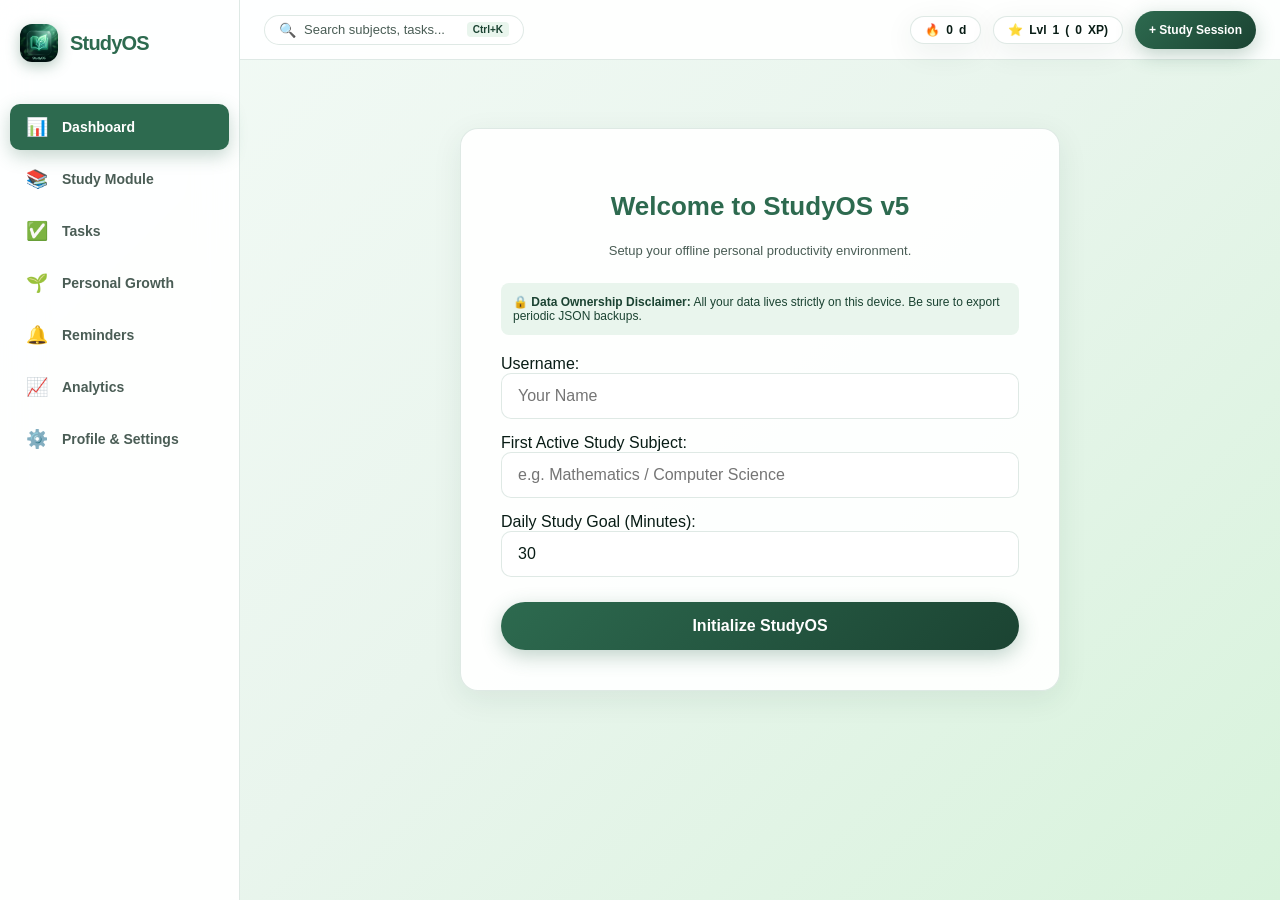
<file: index.html>
<!DOCTYPE html>
<html lang="en">
<head>
  <meta charset="UTF-8">
  <meta name="viewport" content="width=device-width, initial-scale=1.0, viewport-fit=cover">
  <title>StudyOS — Personal Productivity & Study Operating System</title>
  <meta name="description" content="Single-user, offline-first Progressive Web App for studying, habits, tasks, and productivity. Privacy-focused.">
  
  <link rel="manifest" href="manifest.json">
  <meta name="theme-color" content="#1b4332">
  <link rel="apple-touch-icon" href="icons/icon-192.png">

  <link rel="stylesheet" href="styles.css">
</head>
<body>

  <!-- App Shell -->
  <div id="app">

    <!-- Desktop Sidebar Navigation -->
    <nav class="sidebar" id="main-sidebar">
      <div class="sidebar-header">
        <img src="icons/icon-192.png" alt="StudyOS Logo" class="app-logo-icon" id="sidebar-logo">
        <span class="brand-title">StudyOS</span>
      </div>
      <ul class="nav-list">
        <li><a href="#" class="nav-item active" data-page="dashboard"><span class="nav-icon">📊</span> Dashboard</a></li>
        <li><a href="#" class="nav-item" data-page="study"><span class="nav-icon">📚</span> Study Module</a></li>
        <li><a href="#" class="nav-item" data-page="tasks"><span class="nav-icon">✅</span> Tasks</a></li>
        <li><a href="#" class="nav-item" data-page="growth"><span class="nav-icon">🌱</span> Personal Growth</a></li>
        <li><a href="#" class="nav-item" data-page="reminders"><span class="nav-icon">🔔</span> Reminders</a></li>
        <li><a href="#" class="nav-item" data-page="analytics"><span class="nav-icon">📈</span> Analytics</a></li>
        <li><a href="#" class="nav-item" data-page="profile"><span class="nav-icon">⚙️</span> Profile & Settings</a></li>
      </ul>
    </nav>

    <!-- Main Content Area -->
    <div class="main-wrapper">
      
      <!-- Top Sticky Header -->
      <header class="top-header">
        <div class="header-search" id="trigger-search-btn" title="Search (Ctrl+K)">
          <span style="font-size: 14px;">🔍</span>
          <span class="search-input-placeholder">Search subjects, tasks...</span>
          <span class="shortcut-badge">Ctrl+K</span>
        </div>

        <div class="header-actions">
          <div class="badge-item" id="header-streak-badge" title="Active Streak">
            <span>🔥</span> <span id="header-streak-count">0</span>d
          </div>
          <div class="badge-item" id="header-level-badge" title="Level & XP">
            <span>⭐</span> Lvl <span id="header-level-num">1</span> (<span id="header-xp-val">0</span> XP)
          </div>
          <button class="btn-primary" id="header-start-study-btn" style="padding: 6px 14px; font-size: 12px; min-height: 38px;">+ Study Session</button>
        </div>
      </header>

      <!-- Page Views Container -->
      <main class="page-container" id="page-content">
        <!-- Rendered dynamically by app.js -->
      </main>

    </div>

    <!-- Mobile Bottom Navigation (Instagram Style) -->
    <nav class="bottom-nav">
      <ul class="bottom-nav-list">
        <li><a href="#" class="bottom-nav-item active" data-page="dashboard"><span>📊</span> Dashboard</a></li>
        <li><a href="#" class="bottom-nav-item" data-page="study"><span>📚</span> Study</a></li>
        <li><a href="#" class="bottom-nav-item" data-page="tasks"><span>✅</span> Tasks</a></li>
        <li><a href="#" class="bottom-nav-item" data-page="growth"><span>🌱</span> Growth</a></li>
        <li><a href="#" class="bottom-nav-item" data-page="analytics"><span>📈</span> Analytics</a></li>
        <li><a href="#" class="bottom-nav-item" data-page="profile"><span>⚙️</span> Profile</a></li>
      </ul>
    </nav>

    <!-- Mobile Floating Action Button -->
    <button class="mobile-fab" id="mobile-fab-study" title="Start Study Session">+</button>

    <!-- Modals & Overlays Container -->
    <div id="modal-container">
      
      <!-- Focus Mode Fullscreen Overlay -->
      <div id="focus-mode-overlay" class="focus-overlay" style="display: none;">
        <div style="text-align: center; max-width: 500px; width: 100%;">
          <h2 style="font-size: 32px; font-weight: 800; margin: 0; color: white;">🎯 Focus Mode</h2>
          <p id="focus-subject-subtitle" style="opacity: 0.9; font-size: 15px; margin-top: 6px; font-weight: 600;">Distraction-free environment</p>
          
          <div class="focus-timer-ring">
            <div id="focus-digits" style="font-size: 56px; font-weight: 800; color: white;">25:00</div>
            <div id="focus-mode-badge" style="font-size: 12px; opacity: 0.8; font-weight: 700; text-transform: uppercase; margin-top: 4px;">POMODORO</div>
          </div>

          <div id="focus-controls-container" class="focus-controls-box">
            <!-- Dynamic Focus Controls Injected by app.js -->
          </div>
        </div>
      </div>

      <!-- Create Subject Modal Sheet -->
      <div id="subject-modal" class="lock-overlay" style="display: none;">
        <div class="card" style="max-width: 480px; width: 100%;">
          <div style="display: flex; justify-content: space-between; align-items: center; margin-bottom: 20px;">
            <h3 style="font-size: 20px; font-weight: 800; color: var(--primary-grass);">Add New Subject</h3>
            <button id="close-subj-modal-btn" style="font-size: 20px; font-weight: 700; color: var(--text-muted);">✕</button>
          </div>
          
          <form id="subject-modal-form" style="display: flex; flex-direction: column; gap: 16px;">
            <label style="font-size: 13px; font-weight: 600;">Subject Title:
              <input type="text" id="modal-subj-title" class="form-input" required placeholder="e.g. Organic Chemistry">
            </label>

            <label style="font-size: 13px; font-weight: 600;">Color Theme:
              <div class="color-swatch-picker" id="modal-subj-colors">
                <span class="color-option selected" data-color="#2d6a4f" style="background: #2d6a4f;"></span>
                <span class="color-option" data-color="#1d3557" style="background: #1d3557;"></span>
                <span class="color-option" data-color="#6a0572" style="background: #6a0572;"></span>
                <span class="color-option" data-color="#b5838d" style="background: #b5838d;"></span>
                <span class="color-option" data-color="#e76f51" style="background: #e76f51;"></span>
                <span class="color-option" data-color="#2a9d8f" style="background: #2a9d8f;"></span>
              </div>
            </label>

            <button type="submit" class="btn-primary" style="justify-content: center; margin-top: 10px;">Create Subject</button>
          </form>
        </div>
      </div>

      <!-- Create Task Modal Sheet -->
      <div id="task-modal" class="lock-overlay" style="display: none;">
        <div class="card" style="max-width: 480px; width: 100%;">
          <div style="display: flex; justify-content: space-between; align-items: center; margin-bottom: 20px;">
            <h3 style="font-size: 20px; font-weight: 800; color: var(--primary-grass);">Add New Task</h3>
            <button id="close-task-modal-btn" style="font-size: 20px; font-weight: 700; color: var(--text-muted);">✕</button>
          </div>
          
          <form id="task-modal-form" style="display: flex; flex-direction: column; gap: 16px;">
            <label style="font-size: 13px; font-weight: 600;">Task Title:
              <input type="text" id="modal-task-title" class="form-input" required placeholder="e.g. Complete chapter 4 exercises">
            </label>

            <div style="display: grid; grid-template-columns: 1fr 1fr; gap: 12px;">
              <label style="font-size: 13px; font-weight: 600;">Category:
                <select id="modal-task-category" class="form-input">
                  <option value="Study">Study 📚</option>
                  <option value="Physical">Physical 🏋️</option>
                  <option value="Mental">Mental 🧘</option>
                  <option value="Personal">Personal 👤</option>
                </select>
              </label>

              <label style="font-size: 13px; font-weight: 600;">Priority:
                <select id="modal-task-priority" class="form-input">
                  <option value="low">Low 🟢</option>
                  <option value="medium" selected>Medium 🟡</option>
                  <option value="high">High 🔴</option>
                </select>
              </label>
            </div>

            <div style="display: grid; grid-template-columns: 1fr 1fr; gap: 12px;">
              <label style="font-size: 13px; font-weight: 600;">Due Date:
                <input type="date" id="modal-task-date" class="form-input">
              </label>

              <label style="font-size: 13px; font-weight: 600;">Recurrence:
                <select id="modal-task-recurring" class="form-input">
                  <option value="none">None</option>
                  <option value="daily">Daily</option>
                  <option value="weekly">Weekly</option>
                </select>
              </label>
            </div>

            <button type="submit" class="btn-primary" style="justify-content: center; margin-top: 10px;">Create Task</button>
          </form>
        </div>
      </div>

      <!-- Global Search Modal Sheet -->
      <div id="search-modal" class="lock-overlay" style="display: none;">
        <div class="card" style="max-width: 600px; width: 100%;">
          <div style="display: flex; justify-content: space-between; align-items: center; margin-bottom: 15px;">
            <h3 style="font-size: 18px; font-weight: 800; color: var(--primary-grass);">Global Search</h3>
            <button id="close-search-btn" style="font-size: 18px; font-weight: 700; color: var(--text-muted);">✕</button>
          </div>
          
          <input type="text" id="global-search-input" class="form-input" placeholder="Search tasks, subjects, achievements..." style="margin-bottom: 15px;">
          
          <div id="search-results-container" style="max-height: 350px; overflow-y: auto;">
            <div style="text-align: center; color: var(--text-muted); padding: 20px;">Type a query to search StudyOS...</div>
          </div>
        </div>
      </div>

      <!-- Multi-Tab Version Lock Overlay -->
      <div id="multi-tab-lock" class="lock-overlay" style="display: none;">
        <div class="card" style="max-width: 450px; text-align: center;">
          <div style="font-size: 48px; margin-bottom: 10px;">🔒</div>
          <h3 style="font-size: 20px; font-weight: 800; color: var(--accent-red);">Database Version Updated</h3>
          <p style="font-size: 13px; color: var(--text-muted); margin: 15px 0;">
            StudyOS was updated in another browser tab. Database writes have been locked in this tab to prevent data corruption.
          </p>
          <button class="btn-primary" onclick="window.location.reload()">Reload Page</button>
        </div>
      </div>

    </div>

    <!-- Toast Notification Container -->
    <div id="toast-container" style="position: fixed; bottom: calc(var(--bottom-nav-height) + 16px); right: 20px; z-index: 10000; display: flex; flex-direction: column; gap: 8px;"></div>

  </div>

  <script type="module" src="js/app.js"></script>
</body>
</html>
</file>
<file: styles.css>
/* 
 * StudyOS v5 - Focus Mode & Ultra-Smooth Animations
 */

:root {
  /* Color Palette */
  --primary-forest: #1b4332;
  --primary-grass: #2d6a4f;
  --primary-mint: #d8f3dc;
  --accent-emerald: #40916c;
  --accent-light-mint: #e9f5ed;
  --accent-gold: #e9c46a;
  --accent-red: #e63946;
  --accent-orange: #f4a261;

  /* Surface & Background Light Mode Defaults */
  --bg-main: #f4fbf7;
  --bg-gradient: linear-gradient(135deg, #f4fbf7 0%, #e9f5ed 50%, #d8f3dc 100%);
  --card-bg: rgba(255, 255, 255, 0.92);
  --card-solid-bg: #ffffff;
  --card-border: rgba(45, 106, 79, 0.15);
  --card-shadow: 0 8px 30px 0 rgba(27, 67, 50, 0.08);

  /* Typography */
  --text-main: #081c15;
  --text-muted: #4a5d55;
  --text-on-primary: #ffffff;
  --font-family: -apple-system, BlinkMacSystemFont, "Segoe UI", Roboto, Helvetica, Arial, sans-serif;

  /* Glassmorphism */
  --glass-blur: blur(20px);
  --radius-sm: 10px;
  --radius-md: 18px;
  --radius-lg: 26px;

  /* Layout Dimensions */
  --sidebar-width: 240px;
  --header-height: 60px;
  --bottom-nav-height: 62px;
  --feed-max-width: 960px;

  /* Timing */
  --ease-spring: cubic-bezier(0.16, 1, 0.3, 1);
  --ease-bounce: cubic-bezier(0.34, 1.56, 0.64, 1);
  --transition-speed: 0.3s var(--ease-spring);
}

/* Dark Mode Overrides */
[data-theme="dark"] {
  --bg-main: #081c15;
  --bg-gradient: linear-gradient(135deg, #081c15 0%, #1b4332 60%, #112d23 100%);
  --card-bg: rgba(27, 67, 50, 0.65);
  --card-solid-bg: #143629;
  --card-border: rgba(216, 243, 220, 0.15);
  --card-shadow: 0 8px 32px 0 rgba(0, 0, 0, 0.4);

  --text-main: #f4fbf7;
  --text-muted: #b7d5c4;
}

/* High Contrast Mode */
[data-contrast="high"] {
  --bg-main: #000000 !important;
  --bg-gradient: none !important;
  --card-bg: #000000 !important;
  --card-solid-bg: #000000 !important;
  --card-border: #ffffff !important;
  --text-main: #ffffff !important;
  --text-muted: #ffff00 !important;
  --primary-grass: #00ff66 !important;
  --primary-mint: #00ff66 !important;
  --glass-blur: none !important;
}

/* Reduced Transparency Mode */
[data-transparency="reduced"] {
  --card-bg: var(--card-solid-bg) !important;
  --glass-blur: none !important;
}

/* Reduced Motion Mode */
[data-motion="reduced"] *,
[data-motion="reduced"] *::before,
[data-motion="reduced"] *::after {
  animation: none !important;
  transition: none !important;
}

/* Core Reset */
html, body {
  box-sizing: border-box;
  margin: 0;
  padding: 0;
  width: 100%;
  height: 100%;
  height: 100dvh;
  overflow: hidden;
}

*, *::before, *::after {
  box-sizing: inherit;
}

body {
  font-family: var(--font-family);
  background: var(--bg-gradient);
  background-attachment: fixed;
  color: var(--text-main);
  -webkit-font-smoothing: antialiased;
  -webkit-tap-highlight-color: transparent;
  user-select: none;
}

/* Buttons */
button {
  cursor: pointer;
  font-family: inherit;
  border: none;
  background: none;
  touch-action: manipulation;
  transition: transform 0.2s var(--ease-spring), opacity 0.2s var(--ease-spring), background-color 0.2s var(--ease-spring), box-shadow 0.2s var(--ease-spring);
  will-change: transform, opacity;
  backface-visibility: hidden;
}

button:active {
  transform: scale(0.94) !important;
  opacity: 0.85;
}

input, select, textarea {
  font-family: inherit;
  font-size: 16px;
  transition: border-color 0.2s var(--ease-spring), box-shadow 0.2s var(--ease-spring);
}

/* App Shell Wrapper */
#app {
  display: flex;
  width: 100vw;
  height: 100dvh;
  position: relative;
  overflow: hidden;
}

/* Sidebar (Desktop > 768px) */
.sidebar {
  width: var(--sidebar-width);
  background: var(--card-bg);
  backdrop-filter: var(--glass-blur);
  border-right: 1px solid var(--card-border);
  display: flex;
  flex-direction: column;
  height: 100dvh;
  z-index: 100;
  flex-shrink: 0;
  will-change: transform;
}

.sidebar-header {
  padding: 24px 20px 16px 20px;
  display: flex;
  align-items: center;
  gap: 12px;
}

.app-logo-icon {
  width: 38px;
  height: 38px;
  border-radius: 12px;
  object-fit: cover;
  box-shadow: 0 4px 14px rgba(45, 106, 79, 0.35);
  transition: transform 0.3s var(--ease-bounce);
}

.app-logo-icon:hover {
  transform: rotate(6deg) scale(1.1);
}

.brand-title {
  font-size: 20px;
  font-weight: 800;
  color: var(--primary-grass);
  letter-spacing: -0.8px;
}

.nav-list {
  list-style: none;
  padding: 10px;
  display: flex;
  flex-direction: column;
  gap: 6px;
  flex: 1;
}

.nav-item {
  display: flex;
  align-items: center;
  gap: 14px;
  padding: 12px 16px;
  border-radius: var(--radius-sm);
  color: var(--text-muted);
  font-weight: 600;
  font-size: 14px;
  text-decoration: none;
  transition: transform 0.25s var(--ease-spring), background-color 0.25s var(--ease-spring), color 0.25s var(--ease-spring), box-shadow 0.25s var(--ease-spring);
  will-change: transform, background-color;
}

.nav-item:hover {
  background: var(--card-solid-bg);
  color: var(--primary-grass);
  transform: translateX(4px);
}

.nav-item.active {
  background: var(--primary-grass);
  color: var(--text-on-primary);
  box-shadow: 0 6px 18px rgba(45, 106, 79, 0.28);
}

.nav-icon {
  font-size: 18px;
  transition: transform 0.3s var(--ease-bounce);
}

.nav-item:hover .nav-icon {
  transform: scale(1.2);
}

/* Main Content Area */
.main-wrapper {
  flex: 1;
  display: flex;
  flex-direction: column;
  height: 100dvh;
  overflow-y: auto;
  -webkit-overflow-scrolling: touch;
  position: relative;
  scroll-behavior: smooth;
}

/* Top Sticky Header */
.top-header {
  height: var(--header-height);
  padding: 0 24px;
  display: flex;
  align-items: center;
  justify-content: space-between;
  background: var(--card-bg);
  backdrop-filter: var(--glass-blur);
  border-bottom: 1px solid var(--card-border);
  position: sticky;
  top: 0;
  z-index: 90;
  flex-shrink: 0;
}

.header-search {
  display: flex;
  align-items: center;
  gap: 8px;
  background: var(--card-solid-bg);
  border: 1px solid var(--card-border);
  padding: 6px 14px;
  border-radius: 20px;
  width: 260px;
  cursor: pointer;
  transition: transform 0.2s var(--ease-spring), border-color 0.2s var(--ease-spring), box-shadow 0.2s var(--ease-spring);
}

.header-search:hover {
  border-color: var(--primary-grass);
  box-shadow: 0 4px 12px rgba(45, 106, 79, 0.12);
  transform: translateY(-1px);
}

.search-input-placeholder {
  font-size: 13px;
  color: var(--text-muted);
  flex: 1;
}

.shortcut-badge {
  background: var(--accent-light-mint);
  color: var(--primary-forest);
  font-size: 10px;
  padding: 2px 6px;
  border-radius: 4px;
  font-weight: 700;
}

.header-actions {
  display: flex;
  align-items: center;
  gap: 12px;
}

.badge-item {
  display: flex;
  align-items: center;
  gap: 6px;
  background: var(--card-solid-bg);
  border: 1px solid var(--card-border);
  padding: 6px 14px;
  border-radius: 20px;
  font-size: 12px;
  font-weight: 700;
  box-shadow: var(--card-shadow);
  transition: transform 0.25s var(--ease-spring);
}

.badge-item:hover {
  transform: translateY(-2px);
}

/* Page View Container */
.page-container {
  padding: 28px 24px;
  max-width: var(--feed-max-width);
  width: 100%;
  margin: 0 auto;
  flex: 1;
  animation: pageFadeIn 0.35s var(--ease-spring);
  will-change: opacity, transform;
}

@keyframes pageFadeIn {
  from {
    opacity: 0;
    transform: translateY(12px);
  }
  to {
    opacity: 1;
    transform: translateY(0);
  }
}

/* Glassmorphic Feed Cards */
.card {
  background: var(--card-bg);
  backdrop-filter: var(--glass-blur);
  border: 1px solid var(--card-border);
  border-radius: var(--radius-md);
  padding: 24px;
  box-shadow: var(--card-shadow);
  transition: transform 0.3s var(--ease-spring), box-shadow 0.3s var(--ease-spring);
  width: 100%;
  position: relative;
  overflow: hidden;
}

.card:hover {
  transform: translateY(-3px);
  box-shadow: 0 12px 36px 0 rgba(27, 67, 50, 0.12);
}

/* Hero Banner Card */
.hero-banner-card {
  background: linear-gradient(135deg, var(--primary-grass) 0%, var(--primary-forest) 100%);
  color: white;
  padding: 28px;
  border-radius: var(--radius-lg);
  position: relative;
  overflow: hidden;
  box-shadow: 0 10px 30px rgba(27, 67, 50, 0.3);
}

.hero-banner-card::after {
  content: '';
  position: absolute;
  top: -40%;
  right: -20%;
  width: 300px;
  height: 300px;
  background: radial-gradient(circle, rgba(216, 243, 220, 0.25) 0%, transparent 70%);
  border-radius: 50%;
  pointer-events: none;
}

/* Level & XP Progress Bar */
.xp-progress-bar-bg {
  width: 100%;
  height: 10px;
  background: rgba(255, 255, 255, 0.2);
  border-radius: 10px;
  overflow: hidden;
  margin-top: 10px;
}

.xp-progress-bar-fill {
  height: 100%;
  background: linear-gradient(90deg, #52b788 0%, #b7e4c7 100%);
  border-radius: 10px;
  transition: width 0.5s var(--ease-spring);
}

/* 📅 Normal 7-Day Weekly Day Strip */
.weekly-day-strip {
  display: grid;
  grid-template-columns: repeat(7, 1fr);
  gap: 8px;
  margin-top: 20px;
  width: 100%;
}

.weekly-day-pill {
  background: rgba(255, 255, 255, 0.15);
  border: 1px solid rgba(255, 255, 255, 0.25);
  border-radius: 14px;
  padding: 10px 4px;
  text-align: center;
  color: white;
  transition: transform 0.25s var(--ease-spring), background-color 0.25s var(--ease-spring);
  display: flex;
  flex-direction: column;
  align-items: center;
  gap: 4px;
}

.weekly-day-pill.is-today {
  background: white;
  color: var(--primary-forest);
  border-color: white;
  box-shadow: 0 4px 16px rgba(0, 0, 0, 0.2);
  transform: translateY(-2px);
}

.weekly-day-name {
  font-size: 11px;
  font-weight: 700;
  text-transform: uppercase;
  opacity: 0.85;
}

.weekly-day-pill.is-today .weekly-day-name {
  opacity: 1;
}

.weekly-day-num {
  font-size: 16px;
  font-weight: 800;
}

.weekly-day-dot {
  width: 8px;
  height: 8px;
  border-radius: 50%;
  margin-top: 2px;
}

/* Dashboard Grid System */
.dashboard-grid {
  display: grid;
  grid-template-columns: repeat(12, 1fr);
  gap: 24px;
  width: 100%;
}

.col-3 { grid-column: span 3; }
.col-4 { grid-column: span 4; }
.col-6 { grid-column: span 6; }
.col-8 { grid-column: span 8; }
.col-12 { grid-column: span 12; }

/* Buttons */
.btn-primary {
  background: linear-gradient(135deg, var(--primary-grass) 0%, var(--primary-forest) 100%);
  color: var(--text-on-primary);
  padding: 12px 24px;
  border-radius: 24px;
  font-weight: 700;
  font-size: 14px;
  display: inline-flex;
  align-items: center;
  justify-content: center;
  gap: 8px;
  min-height: 48px;
  box-shadow: 0 6px 20px rgba(45, 106, 79, 0.3);
  transition: transform 0.25s var(--ease-spring), box-shadow 0.25s var(--ease-spring);
}

.btn-primary:hover {
  box-shadow: 0 8px 26px rgba(45, 106, 79, 0.45);
  transform: translateY(-2px);
}

.btn-danger {
  background: linear-gradient(135deg, #e63946 0%, #c92a2a 100%);
  color: white;
  padding: 12px 24px;
  border-radius: 24px;
  font-weight: 700;
  font-size: 14px;
  display: inline-flex;
  align-items: center;
  justify-content: center;
  gap: 8px;
  min-height: 48px;
  box-shadow: 0 6px 20px rgba(230, 57, 70, 0.35);
  transition: transform 0.25s var(--ease-spring), box-shadow 0.25s var(--ease-spring);
}

.btn-danger:hover {
  box-shadow: 0 8px 26px rgba(230, 57, 70, 0.5);
  transform: translateY(-2px);
}

.btn-secondary {
  background: var(--card-solid-bg);
  color: var(--text-main);
  border: 1px solid var(--card-border);
  padding: 12px 22px;
  border-radius: 24px;
  font-weight: 700;
  font-size: 14px;
  display: inline-flex;
  align-items: center;
  justify-content: center;
  gap: 8px;
  min-height: 48px;
  box-shadow: var(--card-shadow);
  transition: transform 0.25s var(--ease-spring), background-color 0.25s var(--ease-spring);
}

.btn-secondary:hover {
  background: var(--accent-light-mint);
  transform: translateY(-2px);
}

/* Form Inputs */
.form-input {
  width: 100%;
  padding: 12px 16px;
  border-radius: var(--radius-sm);
  border: 1px solid var(--card-border);
  background: var(--card-solid-bg);
  color: var(--text-main);
  outline: none;
  min-height: 46px;
}

.form-input:focus {
  border-color: var(--primary-grass);
  box-shadow: 0 0 0 3px rgba(45, 106, 79, 0.15);
}

/* Status Badges & Priority Tags */
.priority-tag {
  padding: 4px 10px;
  border-radius: 8px;
  font-size: 10px;
  font-weight: 800;
  text-transform: uppercase;
}

.priority-tag.high { background: #ffe5ec; color: #c92a2a; }
.priority-tag.medium { background: #fefae0; color: #bc6c25; }
.priority-tag.low { background: #e9f5ed; color: #2d6a4f; }

.status-badge {
  padding: 4px 12px;
  border-radius: 14px;
  font-size: 11px;
  font-weight: 800;
  text-transform: uppercase;
  letter-spacing: 0.5px;
  display: inline-flex;
  align-items: center;
  gap: 6px;
}

.status-badge.green { background: #d8f3dc; color: #1b4332; }
.status-badge.yellow { background: #fefae0; color: #bc6c25; }
.status-badge.orange { background: #ffe8d6; color: #dd6b20; }
.status-badge.red { background: #ffe5ec; color: #c92a2a; }
.status-badge.rest { background: #e9ecef; color: #495057; }

/* Dashboard Timer Hero Card */
.timer-hero {
  text-align: center;
  padding: 15px 0;
  display: flex;
  flex-direction: column;
  align-items: center;
}

.dashboard-timer-ring {
  width: 200px;
  height: 200px;
  border-radius: 50%;
  border: 6px solid var(--accent-light-mint);
  display: flex;
  flex-direction: column;
  align-items: center;
  justify-content: center;
  margin: 15px 0;
  position: relative;
  box-shadow: 0 6px 20px rgba(45, 106, 79, 0.1);
}

.timer-clock-digits {
  font-size: 42px;
  font-weight: 800;
  letter-spacing: -1px;
  color: var(--primary-grass);
  font-variant-numeric: tabular-nums;
}

.timer-controls {
  display: flex;
  justify-content: center;
  gap: 14px;
  margin-top: 15px;
  flex-wrap: wrap;
  width: 100%;
}

/* 🎯 FOCUS MODE FULLSCREEN OVERLAY & DYNAMIC CONTROLS */
.focus-overlay {
  position: fixed;
  inset: 0;
  background: radial-gradient(circle at center, #2d6a4f 0%, #081c15 100%);
  color: white;
  z-index: 9999;
  display: flex;
  flex-direction: column;
  align-items: center;
  justify-content: center;
  padding: 24px;
  animation: fadeInFocus 0.35s var(--ease-spring);
}

@keyframes fadeInFocus {
  from { opacity: 0; transform: scale(1.04); }
  to { opacity: 1; transform: scale(1); }
}

.focus-timer-ring {
  width: min(290px, 72vw);
  height: min(290px, 72vw);
  border-radius: 50%;
  border: 8px solid rgba(255, 255, 255, 0.25);
  display: flex;
  flex-direction: column;
  align-items: center;
  justify-content: center;
  margin: 24px auto;
  box-shadow: 0 0 50px rgba(82, 183, 136, 0.35);
  animation: pulseRing 3s infinite ease-in-out;
}

@keyframes pulseRing {
  0%, 100% { transform: scale(1); border-color: rgba(255, 255, 255, 0.25); }
  50% { transform: scale(1.03); border-color: rgba(216, 243, 220, 0.5); }
}

.focus-controls-box {
  display: flex;
  justify-content: center;
  gap: 14px;
  margin-top: 20px;
  flex-wrap: wrap;
  width: 100%;
}

.focus-controls-box button {
  min-width: 140px;
}

/* Mobile Bottom Navigation */
.bottom-nav {
  display: none;
  position: fixed;
  bottom: 0;
  left: 0;
  right: 0;
  height: calc(var(--bottom-nav-height) + env(safe-area-inset-bottom, 0px));
  padding-bottom: env(safe-area-inset-bottom, 0px);
  background: var(--card-bg);
  backdrop-filter: var(--glass-blur);
  border-top: 1px solid var(--card-border);
  z-index: 100;
  width: 100vw;
  box-shadow: 0 -4px 20px rgba(0, 0, 0, 0.08);
}

.bottom-nav-list {
  display: flex;
  height: var(--bottom-nav-height);
  width: 100%;
  list-style: none;
  margin: 0;
  padding: 0 12px;
  justify-content: space-around;
  align-items: center;
}

.bottom-nav-item {
  flex: 1;
  display: flex;
  flex-direction: column;
  align-items: center;
  justify-content: center;
  color: var(--text-muted);
  font-size: 11px;
  font-weight: 600;
  text-decoration: none;
  gap: 3px;
  padding: 6px 4px;
  transition: transform 0.2s var(--ease-spring), color 0.2s var(--ease-spring);
}

.bottom-nav-item.active {
  color: var(--primary-grass);
  font-weight: 800;
  transform: translateY(-2px);
}

.bottom-nav-item span {
  font-size: 18px;
  transition: transform 0.25s var(--ease-bounce);
}

.bottom-nav-item.active span {
  transform: scale(1.2);
}

/* Mobile FAB */
.mobile-fab {
  display: none;
  position: fixed;
  bottom: calc(var(--bottom-nav-height) + 20px + env(safe-area-inset-bottom, 0px));
  right: 20px;
  width: 58px;
  height: 58px;
  border-radius: 50%;
  background: var(--primary-grass);
  color: white;
  font-size: 24px;
  box-shadow: 0 8px 26px rgba(45, 106, 79, 0.5);
  z-index: 99;
  align-items: center;
  justify-content: center;
}

/* SVG Charting */
.svg-chart, .svg-donut {
  width: 100%;
  height: auto;
}

.heatmap-scroll-container {
  width: 100%;
  overflow-x: auto;
  -webkit-overflow-scrolling: touch;
}

.svg-heatmap {
  min-width: 650px;
  height: 100px;
}

/* Consistency Heatmap Cells & Legend */
.heatmap-cell {
  stroke: rgba(0, 0, 0, 0.05);
  stroke-width: 1px;
  transition: transform 0.2s var(--ease-spring), opacity 0.2s var(--ease-spring);
}

.heatmap-cell:hover {
  transform: scale(1.2);
  transform-origin: center;
  stroke: rgba(0, 0, 0, 0.25);
  cursor: pointer;
}

.heatmap-green { fill: var(--primary-grass); }
.heatmap-yellow { fill: var(--accent-gold); }
.heatmap-orange { fill: var(--accent-orange); }
.heatmap-red { fill: var(--accent-red); }
.heatmap-rest { fill: #95a5a6; }
.heatmap-gray { fill: var(--card-border); }

.heatmap-legend {
  display: flex;
  flex-wrap: wrap;
  gap: 8px;
  margin-top: 12px;
  justify-content: flex-start;
  font-size: 11px;
}

.legend-pill {
  display: inline-flex;
  align-items: center;
  gap: 6px;
  padding: 4px 10px;
  border-radius: 12px;
  font-weight: 700;
  color: var(--text-main);
  background: var(--card-solid-bg);
  border: 1px solid var(--card-border);
}

.legend-pill::before {
  content: '';
  display: inline-block;
  width: 8px;
  height: 8px;
  border-radius: 50%;
  flex-shrink: 0;
}

.legend-pill.heatmap-green::before { background-color: var(--primary-grass); }
.legend-pill.heatmap-yellow::before { background-color: var(--accent-gold); }
.legend-pill.heatmap-orange::before { background-color: var(--accent-orange); }
.legend-pill.heatmap-red::before { background-color: var(--accent-red); }
.legend-pill.heatmap-rest::before { background-color: #95a5a6; }


/* Butter-Smooth Overlay Modals & Bottom Sheets */
.lock-overlay {
  position: fixed;
  inset: 0;
  background: rgba(0, 0, 0, 0.65);
  backdrop-filter: blur(12px);
  z-index: 10000;
  display: flex;
  align-items: center;
  justify-content: center;
  padding: 16px;
  animation: overlayFadeIn 0.3s var(--ease-spring);
}

@keyframes overlayFadeIn {
  from { opacity: 0; }
  to { opacity: 1; }
}

.lock-overlay .card, .lock-modal {
  animation: modalPop 0.35s var(--ease-spring);
}

@keyframes modalPop {
  from {
    opacity: 0;
    transform: scale(0.92) translateY(10px);
  }
  to {
    opacity: 1;
    transform: scale(1) translateY(0);
  }
}

/* 📱 INSTAGRAM-STYLE DYNAMIC BREAKPOINTS & MOBILE FOCUS CONTROLS */
@media (max-width: 1024px) {
  .col-3, .col-4, .col-6, .col-8, .col-12 {
    grid-column: span 12 !important;
  }
}

@media (max-width: 768px) {
  .sidebar {
    display: none !important;
  }

  .main-wrapper {
    margin-left: 0 !important;
    width: 100vw !important;
    height: calc(100dvh - var(--bottom-nav-height) - env(safe-area-inset-bottom, 0px)) !important;
  }

  .top-header {
    height: 56px;
    padding: 0 16px;
  }

  .header-search {
    width: 38px;
    padding: 0;
    justify-content: center;
    border-radius: 50%;
  }

  .search-input-placeholder, .shortcut-badge {
    display: none;
  }

  .badge-item {
    font-size: 11px;
    padding: 4px 8px;
  }

  #header-start-study-btn {
    display: none;
  }

  .page-container {
    padding: 20px 16px 45px 16px !important;
  }

  .card {
    padding: 22px 18px !important;
    margin-bottom: 8px !important;
  }

  .dashboard-grid {
    grid-template-columns: 1fr !important;
    gap: 22px !important;
  }

  .hero-banner-card {
    padding: 22px 18px !important;
    margin-bottom: 24px !important;
  }

  .bottom-nav {
    display: flex !important;
  }

  .mobile-fab {
    display: flex !important;
  }

  .timer-clock-digits {
    font-size: 36px;
  }

  .dashboard-timer-ring {
    width: 160px;
    height: 160px;
  }

  .timer-controls, .focus-controls-box {
    gap: 12px !important;
    flex-direction: column !important;
  }

  .timer-controls button, .focus-controls-box button {
    width: 100% !important;
  }

  .weekly-day-strip {
    gap: 4px;
    margin-top: 16px;
  }

  .weekly-day-num {
    font-size: 14px;
  }

  .lock-overlay {
    align-items: flex-end !important;
    padding: 0 !important;
  }

  .lock-overlay .card {
    border-radius: 24px 24px 0 0 !important;
    max-height: 85dvh !important;
    overflow-y: auto !important;
    animation: slideUpSheet 0.35s var(--ease-spring) !important;
  }
}

@keyframes slideUpSheet {
  from { transform: translateY(100%); }
  to { transform: translateY(0); }
}
</file>
